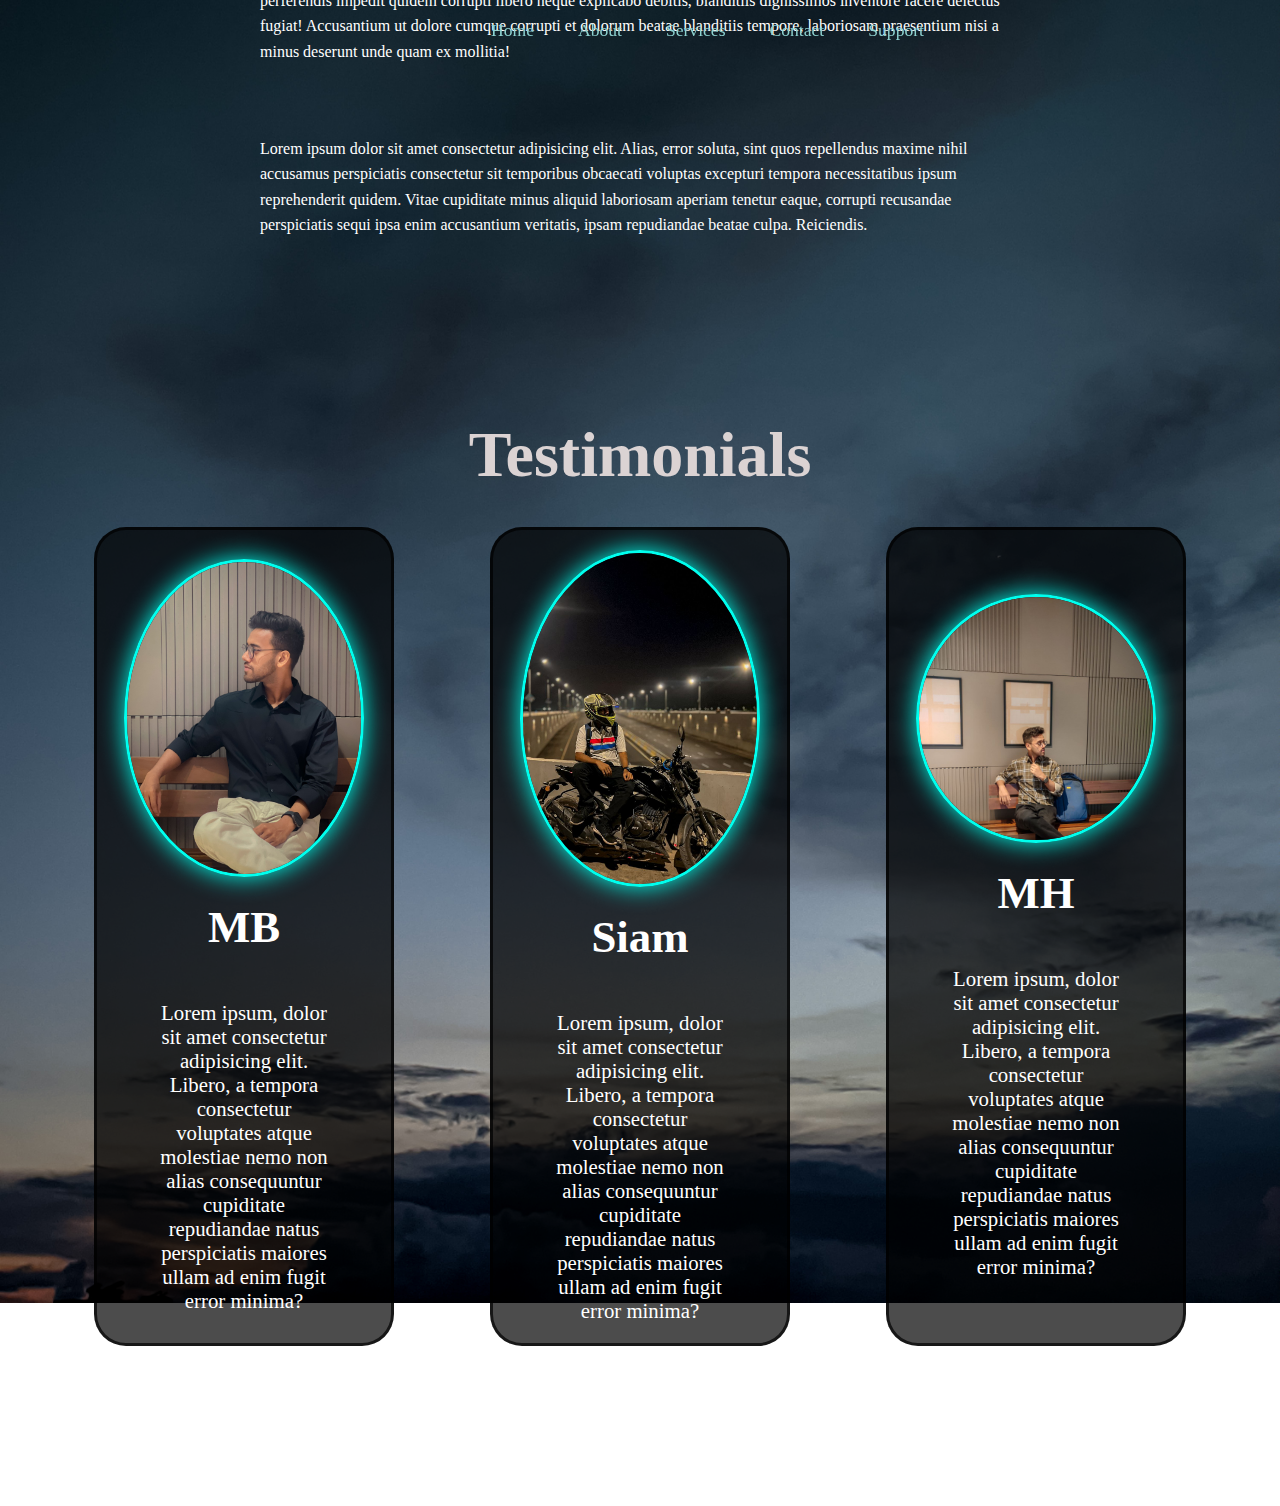
<file: Assignment-1/index.html>
<html lang="en">
<head>
    <meta charset="UTF-8">
    <meta name="viewport" content="width=device-width, initial-scale=1.0">
    <title>1st Assignment</title>
    <link rel="stylesheet" href="style.css">
</head>
<body>
    <header>
        <nav class="navbar">
            <a href="#">Home</a>
            <a href="about.html">About</a>
            <a href="Services.html">Services</a>
            <a href="Contact.html">Contact</a>
            <a href="Support.html">Support</a>
        </nav>
    </header>
    <div class="container">
        <div class="photo-gallery">
            <div class="photo"><img src="Test1.jpg" alt="Photo 1"></div>
            <div class="photo"><img src="Test2.jpg" alt="Photo 2"></div>
            <div class="photo"><img src="Masum-2.jpg" alt="Photo 3"></div>
            <div class="photo"><img src="Masum-3.jpg" alt="Photo 4"></div>
            
        </div>

        <div class="paragraph">
            <p>Lorem ipsum, dolor sit amet consectetur adipisicing elit. Adipisci culpa quos sint repellendus amet saepe autem perferendis impedit quidem corrupti libero neque explicabo debitis, blanditiis dignissimos inventore facere delectus fugiat! Accusantium ut dolore cumque corrupti et dolorum beatae blanditiis tempore, laboriosam praesentium nisi a minus deserunt unde quam ex mollitia!</p>
            <br>
            <br>
            <p>Lorem ipsum dolor sit amet consectetur adipisicing elit. Alias, error soluta, sint quos repellendus maxime nihil accusamus perspiciatis consectetur sit temporibus obcaecati voluptas excepturi tempora necessitatibus ipsum reprehenderit quidem. Vitae cupiditate minus aliquid laboriosam aperiam tenetur eaque, corrupti recusandae perspiciatis sequi ipsa enim accusantium veritatis, ipsam repudiandae beatae culpa. Reiciendis.</p>
        </div>

        <section class="testimonials" id="testimonials">
            <div class="testimonials-box">
                <h2 style="font-size: 4rem;padding-bottom: 3%;">Testimonials</h2>
    
                <div class="wrapper">
                    <div class="testimonials-item">
                        <img src="Test1.jpg" alt="">
                        <h2>MB</h2>
                        <div class="rating">
                            <i class='bx bxs-star' id="star"></i>
                            <i class='bx bxs-star' id="star"></i>
                            <i class='bx bxs-star' id="star"></i>
                            <i class='bx bxs-star' id="star"></i>
                            <i class='bx bxs-star' id="star"></i>
                        </div>
                        <p>Lorem ipsum, dolor sit amet consectetur adipisicing elit. 
                        Libero, a tempora consectetur voluptates atque molestiae nemo 
                        non alias consequuntur cupiditate repudiandae natus perspiciatis 
                        maiores ullam ad enim fugit error minima?</p>
                    </div>
    
                    <div class="testimonials-item">
                        <img src="Masum-1.jpg" alt="">
                        <h2>Siam</h2>
                        <div class="rating">
                            <i class='bx bxs-star' id="star"></i>
                            <i class='bx bxs-star' id="star"></i>
                            <i class='bx bxs-star' id="star"></i>
                            <i class='bx bxs-star' id="star"></i>
                            <i class='bx bxs-star' id="star"></i>
                        </div>
                        <p>Lorem ipsum, dolor sit amet consectetur adipisicing elit. 
                        Libero, a tempora consectetur voluptates atque molestiae nemo 
                        non alias consequuntur cupiditate repudiandae natus perspiciatis 
                        maiores ullam ad enim fugit error minima?</p>
                    </div>
    
                    <div class="testimonials-item">
                        <img src="Masum-2.jpg" alt="">
                        <h2>MH</h2>
                        <div class="rating">
                            <i class='bx bxs-star' id="star"></i>
                            <i class='bx bxs-star' id="star"></i>
                            <i class='bx bxs-star' id="star"></i>
                            <i class='bx bxs-star' id="star"></i>
                            <i class='bx bxs-star' id="star"></i>
                        </div>
                        <p>Lorem ipsum, dolor sit amet consectetur adipisicing elit. 
                        Libero, a tempora consectetur voluptates atque molestiae nemo 
                        non alias consequuntur cupiditate repudiandae natus perspiciatis 
                        maiores ullam ad enim fugit error minima?</p>
                    </div>
                </div>
            </div>
        </section>

    </div>

</body>
</html>
</file>
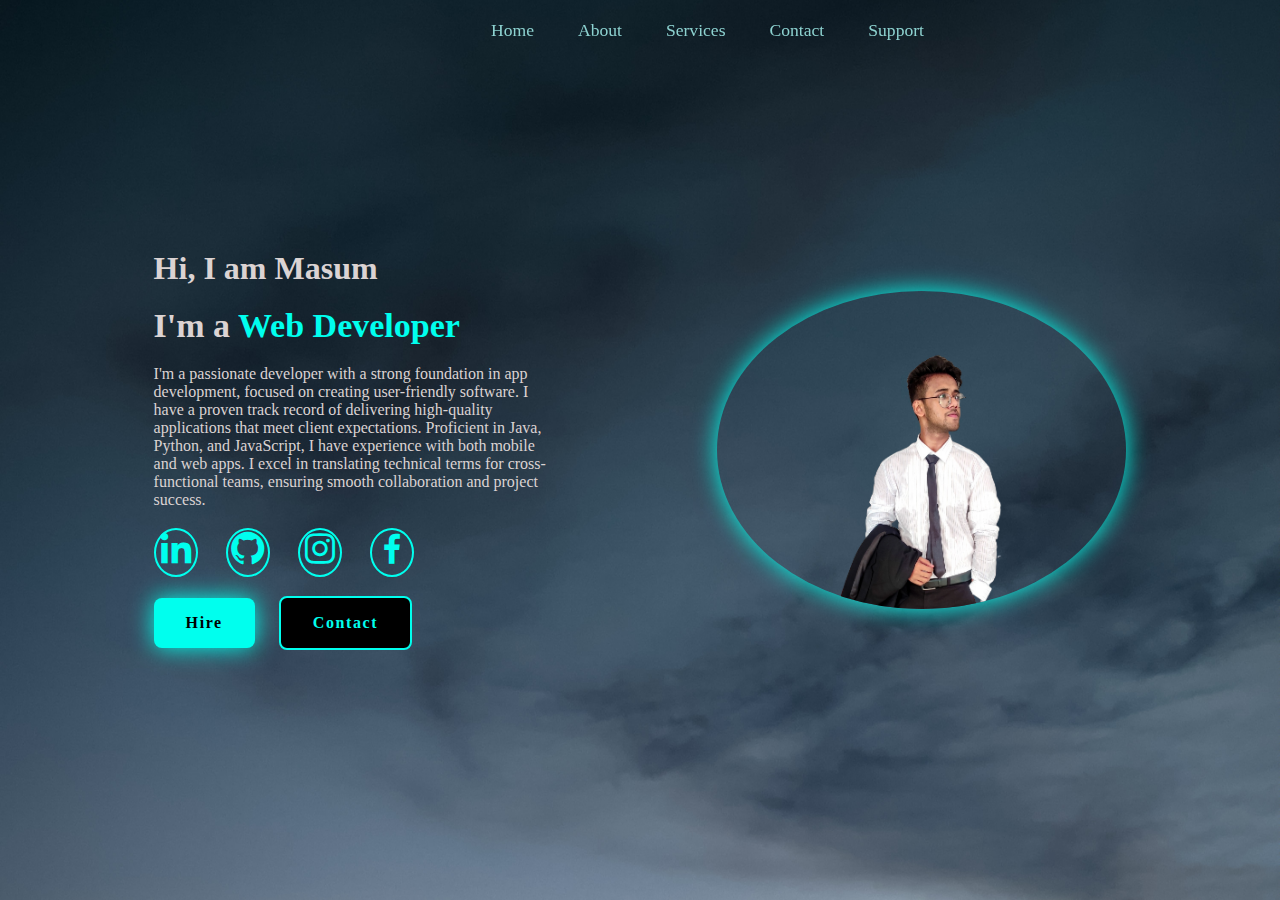
<file: Assignment-1/about.html>
<html lang="en">
<head>
    <meta charset="UTF-8">
    <meta name="viewport" content="width=device-width, initial-scale=1.0">
    <title>About Me</title>
    <link rel="stylesheet" href="style.css">
    <link href='https://unpkg.com/boxicons@2.1.4/css/boxicons.min.css' rel='stylesheet'>
</head>
<body>
    <header>
        <nav class="navbar">
            <a href="index.html">Home</a>
            <a href="#">About</a>
            <a href="Services.html">Services</a>
            <a href="Contact.html">Contact</a>
            <a href="Support.html">Support</a>
        </nav>
    </header>

    <section class="home" id="home">
        <div class="home-content">
            <h1>Hi, I am <span>Masum</span></h1>
            <h3 class="text-animation">I'm a <span></span></h3>
            <p>I'm a passionate developer with a strong foundation in app development, focused on creating user-friendly software.
            I have a proven track record of delivering high-quality applications that meet client expectations. 
            Proficient in Java, Python, and JavaScript, I have experience with both mobile and web apps. 
            I excel in translating technical terms for cross-functional teams, ensuring smooth collaboration and project success.</p>

            <div class="social-icons">
                <a href="https://bd.linkedin.com/in/md-masum-billa-604659306"><i class='bx bxl-linkedin'></i></a>
                <a href="https://github.com/Masum0895"><i class='bx bxl-github'></i></a>
                <a href="https://www.instagram.com/sir_sus_picious_/"><i class='bx bxl-instagram'></i></a>
                <a href="https://www.facebook.com/1masum.billa3"><i class='bx bxl-facebook'></i></a>
            </div>

            <div class="btn-group">
                <a href="#" class="btn">Hire</a>
                <a href="#Contact.html" class="btn">Contact</a>
            </div>
        </div>

        <div class="home-img">
            <img src="Masum.png" alt="">
        </div>
        
    </section>

</body>
</html>
</file>
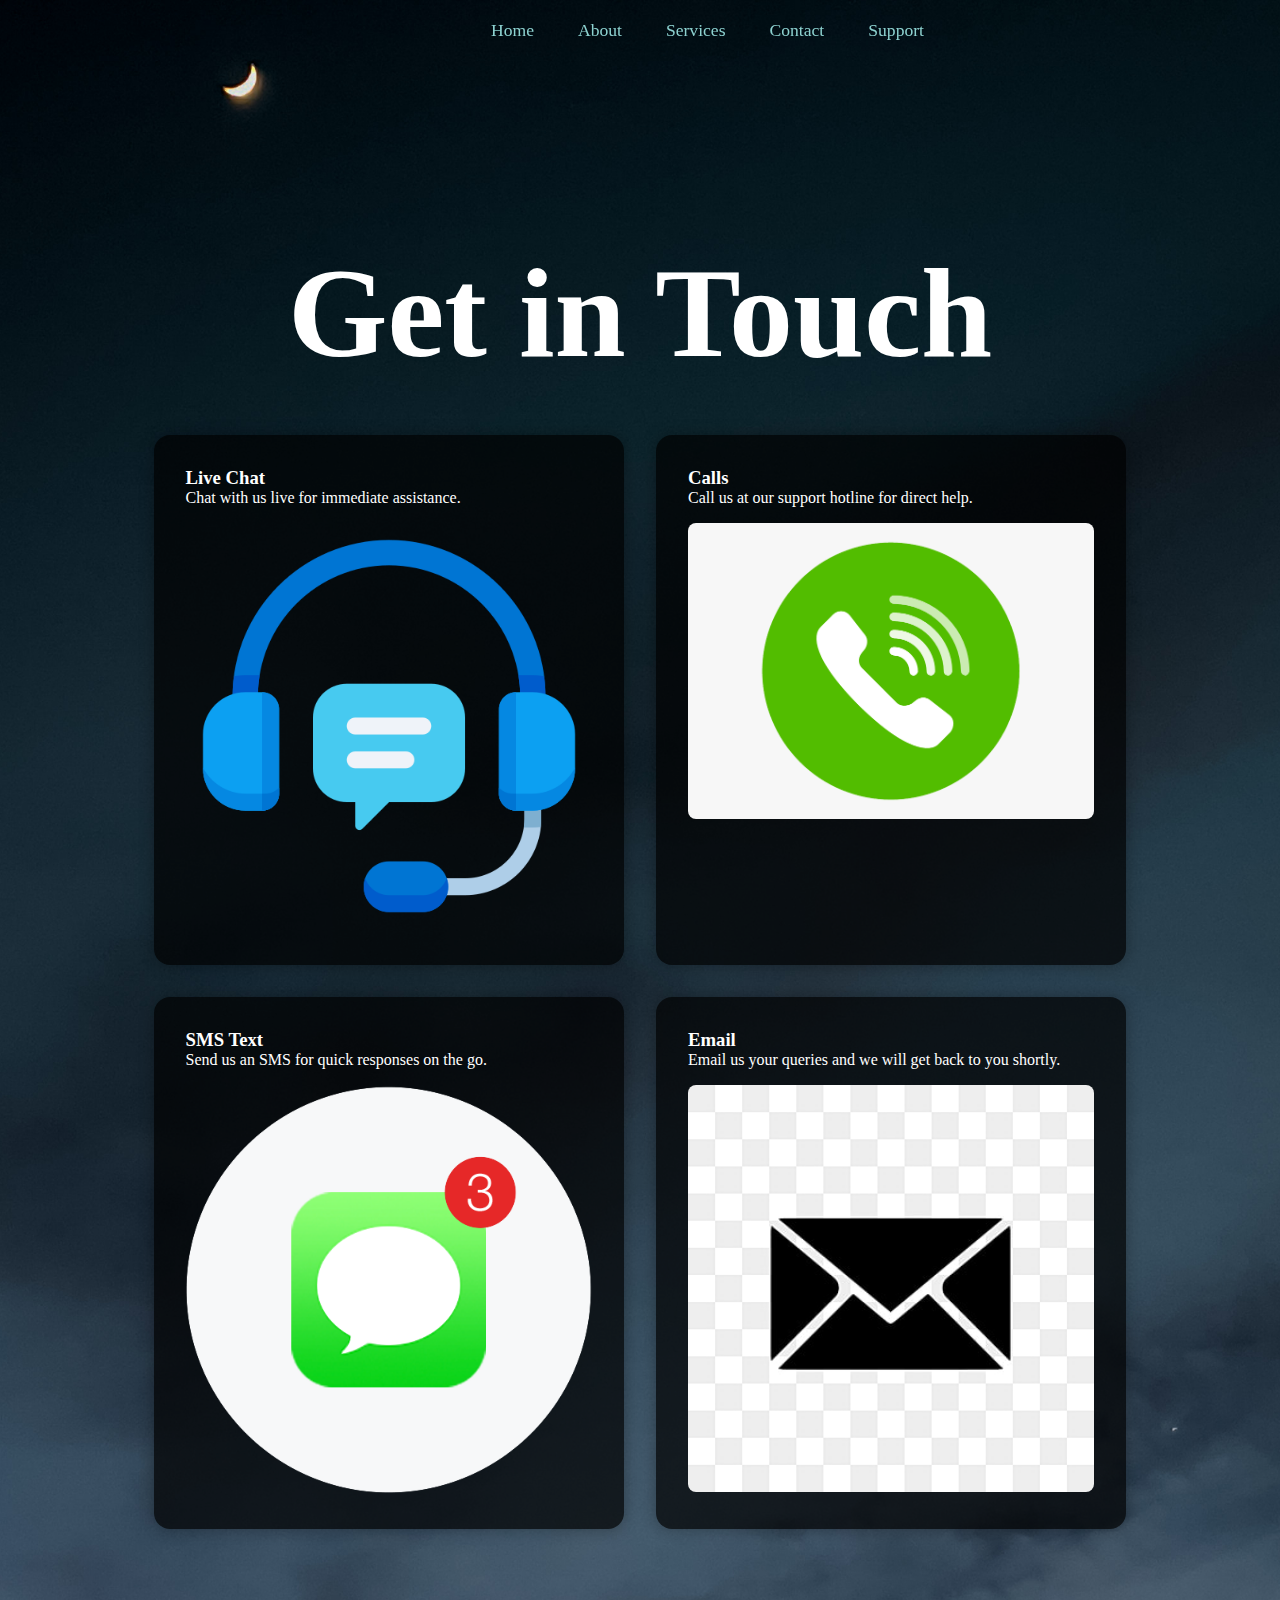
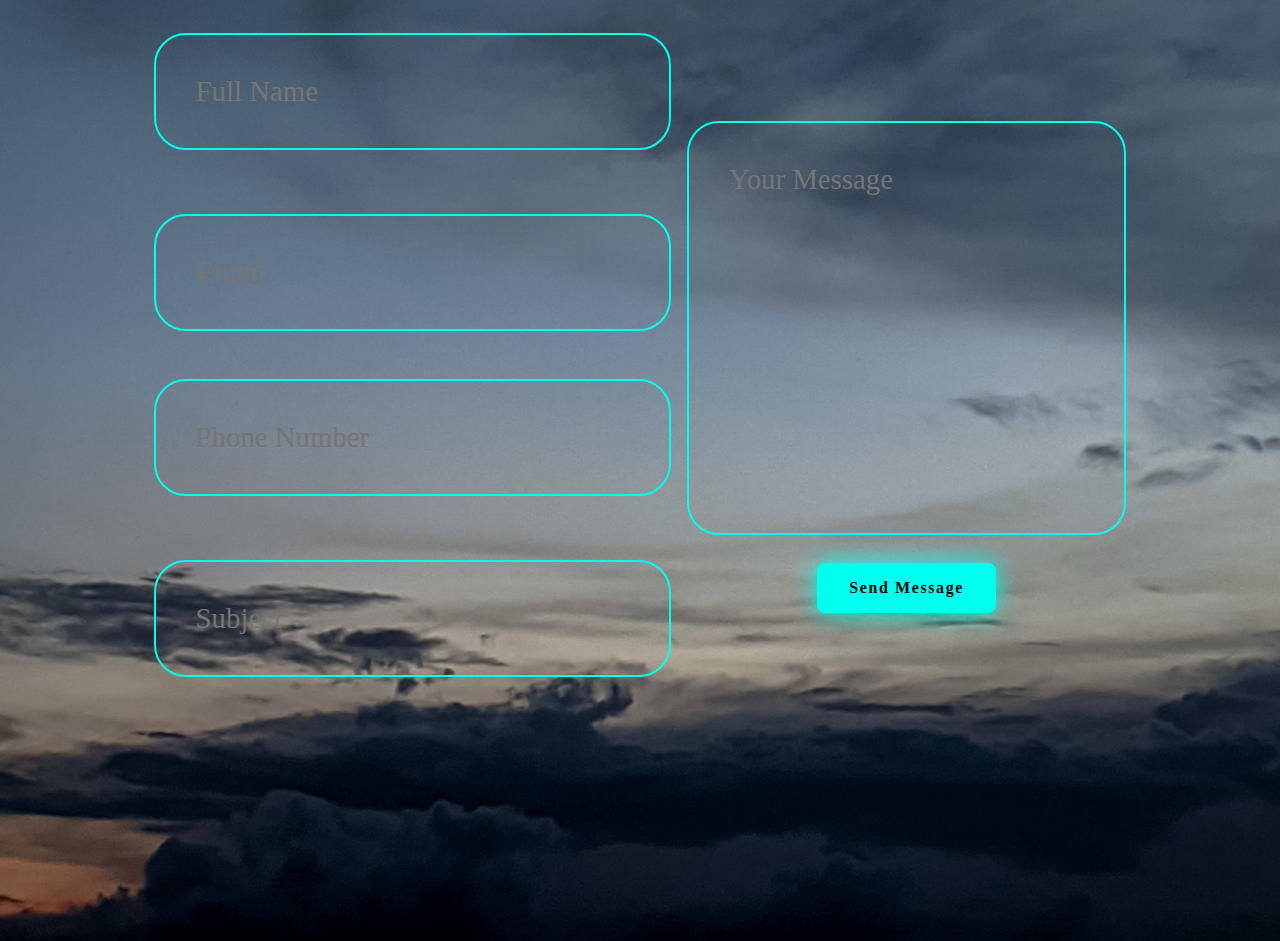
<file: Assignment-1/Contact.html>
<!DOCTYPE html>
<html lang="en">
<head>
    <meta charset="UTF-8">
    <meta name="viewport" content="width=device-width, initial-scale=1.0">
    <title>Contact Page</title>
    <link rel="stylesheet" href="style.css">
</head>
<body>
    <header>
        <nav class="navbar">
            <a href="index.html">Home</a>
            <a href="about.html">About</a>
            <a href="Services.html">Services</a>
            <a href="#">Contact</a>
            <a href="Support.html">Support</a>
        </nav>
    </header>

    <section class="contact" id="contact">
        <h2 class="heading">Get in <span>Touch</span></h2>
        
        <div class="contact-methods">
            <div class="contact-box">
                <h3>Live Chat</h3>
                <p>Chat with us live for immediate assistance.</p>
                <img src="LiveChat.png" alt="Live Chat">
            </div>
            <div class="contact-box">
                <h3>Calls</h3>
                <p>Call us at our support hotline for direct help.</p>
                <img src="Calls.png" alt="Calls">
            </div>
            <div class="contact-box">
                <h3>SMS Text</h3>
                <p>Send us an SMS for quick responses on the go.</p>
                <img src="SMS.png" alt="SMS Text">
            </div>
            <div class="contact-box">
                <h3>Email</h3>
                <p>Email us your queries and we will get back to you shortly.</p>
                <img src="Email.jpg" alt="Email">
            </div>
        </div>

        <form action="">
            <div class="input-group">
                <div class="input-box">
                    <input type="text" placeholder="Full Name">
                    <input type="email" placeholder="Email">
                </div>
                <div class="input-box">
                    <input type="number" placeholder="Phone Number">
                    <input type="text" placeholder="Subject">
                </div>
            </div>
            <div class="input-group-2">
                <textarea name="" id="" cols="30" rows="10" placeholder="Your Message"></textarea>
                <input type="submit" value="Send Message" class="btn">
            </div>
        </form>
    </section>

</body>
</html>
</file>
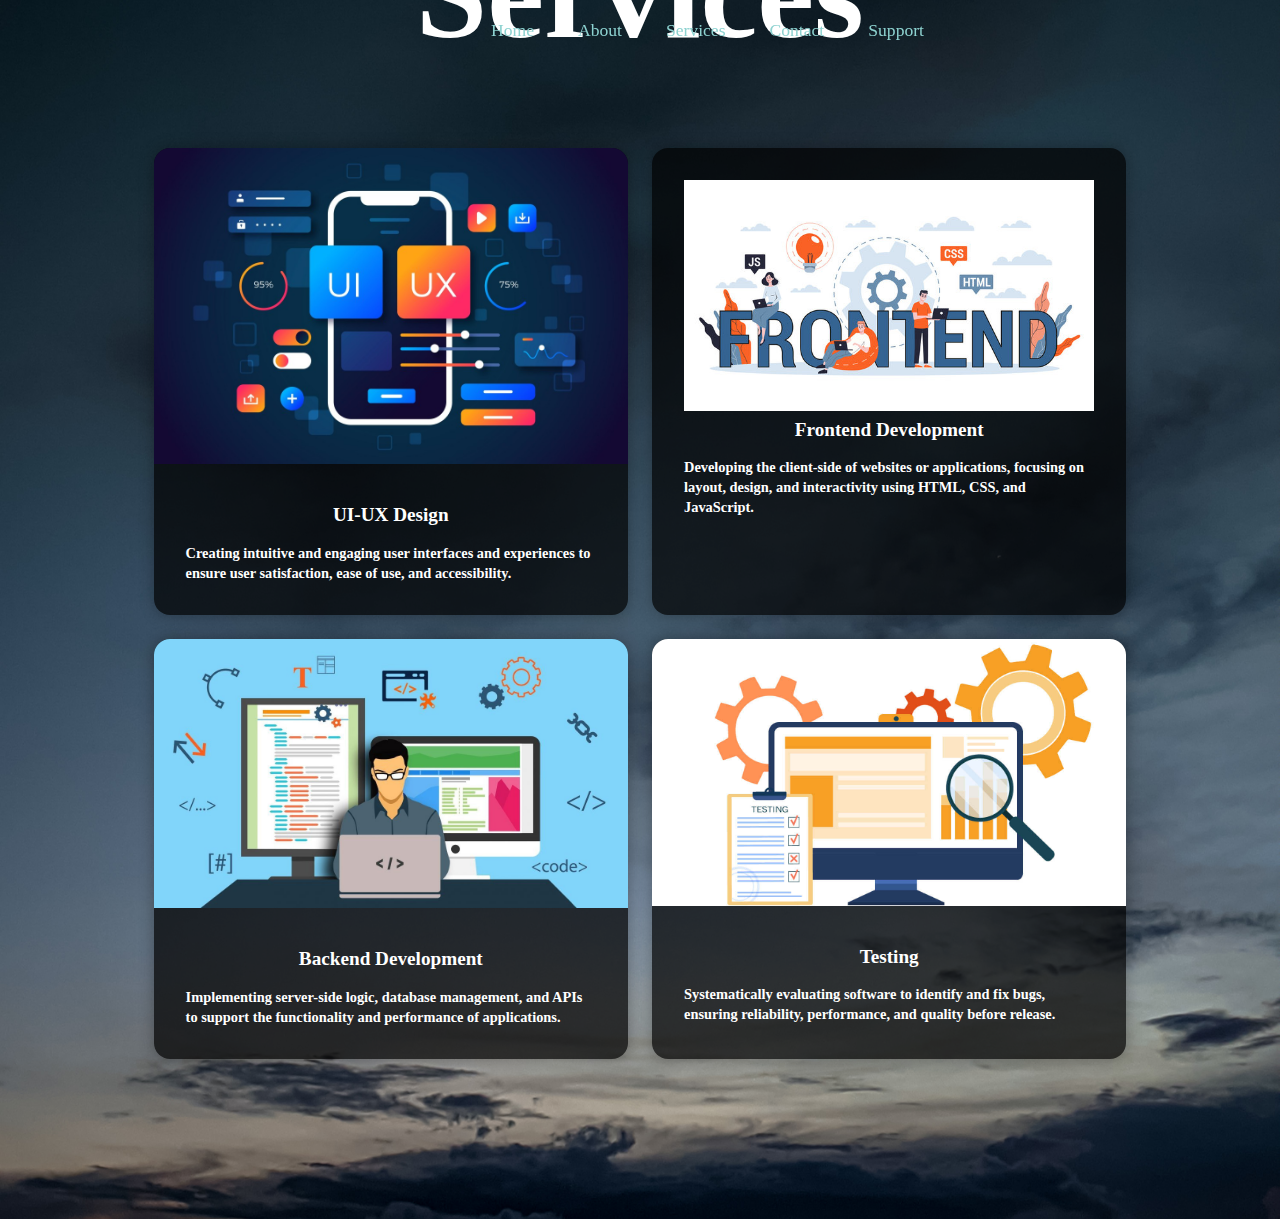
<file: Assignment-1/Services.html>
<html lang="en">
<head>
    <meta charset="UTF-8">
    <meta name="viewport" content="width=device-width, initial-scale=1.0">
    <title>Services Page</title>
    <link rel="stylesheet" href="style.css">
   
</head>
<body>
    <header>
        <nav class="navbar">
            <a href="index.html">Home</a>
            <a href="about.html">About</a>
            <a href="#">Services</a>
            <a href="Contact.html">Contact</a>
            <a href="Support.html">Support</a>
        </nav>
    </header>

    <body>
        <section class="services" id="services">
            <h2 class="heading">Services</h2>
    
            <div class="services-container">
                <div class="service-box">
                    <img src="UI.jpg" alt="UI-UX Design">
                    <div class="service-info">
                        <h4>UI-UX Design</h4>
                        <p>Creating intuitive and engaging user interfaces and experiences to ensure user satisfaction, ease of use, and accessibility.</p>
                    </div>
                </div>
    
                <div class="service-box">
                    <div class="service-info">
                        <img src="Front.jpg" alt="Frontend Development">
                        <h4>Frontend Development</h4>
                        <p>Developing the client-side of websites or applications, focusing on layout, design, and interactivity using HTML, CSS, and JavaScript.</p>
                    </div>
                </div>
    
                <div class="service-box">
                    <img src="Back.jpg" alt="Backend Development">
                    <div class="service-info">
                        <h4>Backend Development</h4>
                        <p>Implementing server-side logic, database management, and APIs to support the functionality and performance of applications.</p>
                    </div>
                </div>
    
                <div class="service-box">
                    <img src="testing.jpg" alt="Testing">
                    <div class="service-info">
                        <h4>Testing</h4>
                        <p>Systematically evaluating software to identify and fix bugs, ensuring reliability, performance, and quality before release.</p>
                    </div>
                </div>
            </div>
        </section>

    </body>
</body>
</html>
</file>
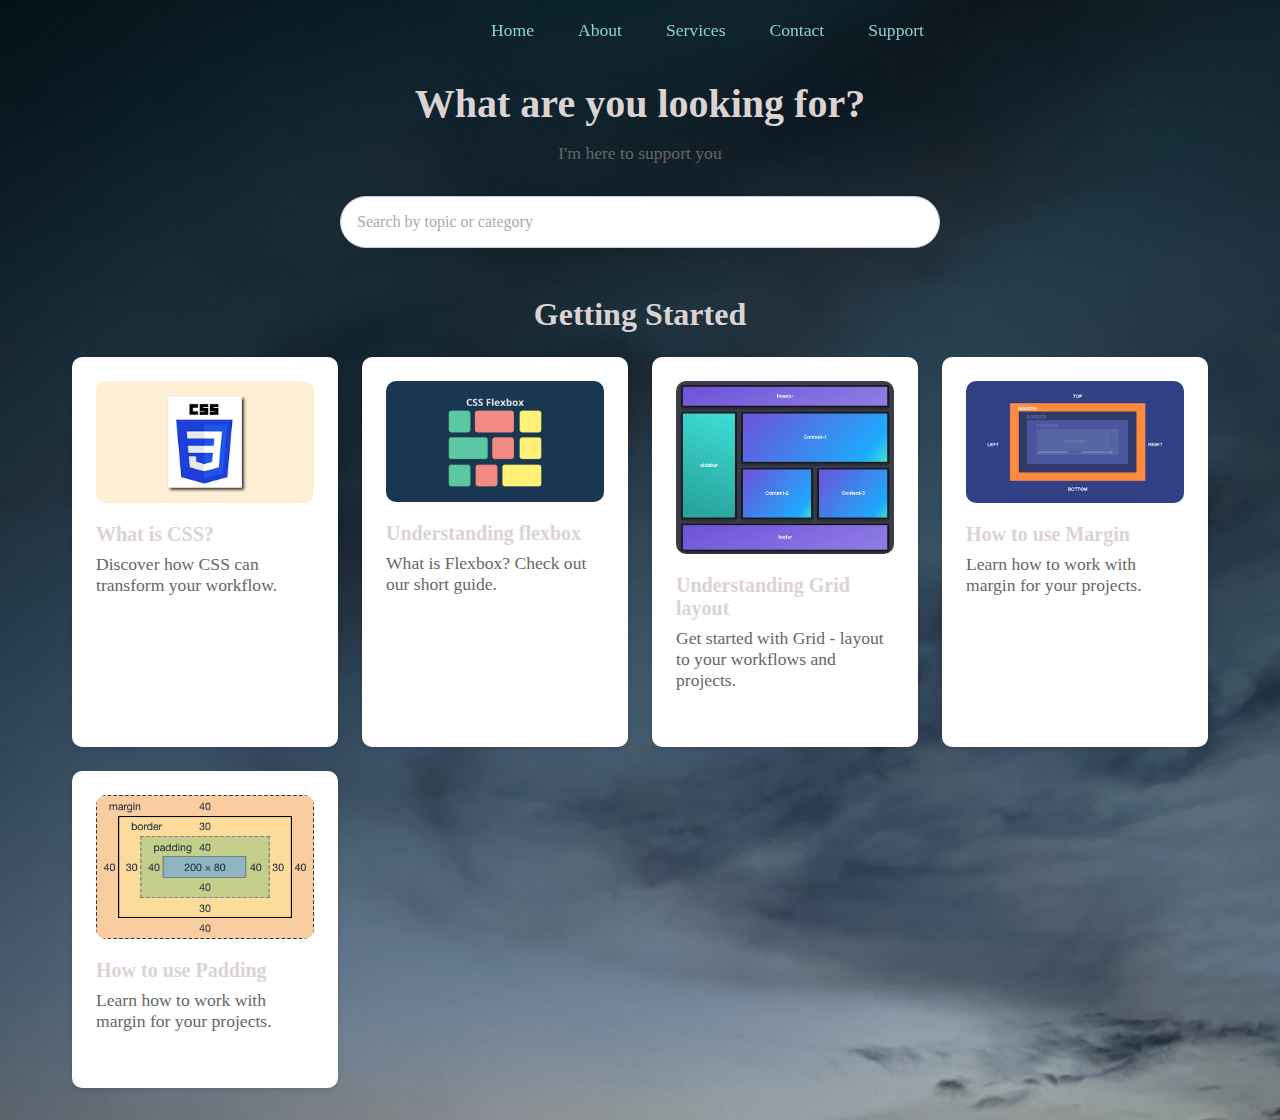
<file: Assignment-1/Support.html>
<!DOCTYPE html>
<html lang="en">
<head>
    <meta charset="UTF-8">
    <meta name="viewport" content="width=device-width, initial-scale=1.0">
    <title>Support Page</title>
    <link rel="stylesheet" href="style.css">
</head>
<body>
    <header>
        <nav class="navbar">
            <a href="index.html">Home</a>
            <a href="about.html">About</a>
            <a href="Services.html">Services</a>
            <a href="Contact.html">Contact</a>
            <a href="#">Support</a>
        </nav>
    </header>

    <section class="support">
        <h1>What are you looking for?</h1>
        <p>I'm here to support you</p>
        <div class="search-bar">
            <input type="text" placeholder="Search by topic or category">
        </div>

        <h2>Getting Started</h2>
        <div class="support-cards">
            <div class="support-card">
                <img src="CSS.png" alt="What is CSS?">
                <h3>What is CSS?</h3>
                <p>Discover how CSS can transform your workflow.</p>
            </div>
            <div class="support-card">
                <img src="flexbox.png" alt="Understanding flexbox">
                <h3>Understanding flexbox</h3>
                <p>What is Flexbox? Check out our short guide.</p>
            </div>
            <div class="support-card">
                <img src="grid.png" alt="Understanding grid">
                <h3>Understanding Grid layout</h3>
                <p>Get started with Grid - layout to your workflows and projects.</p>
            </div>
            <div class="support-card">
                <img src="margin.png" alt="How to use margin">
                <h3>How to use Margin</h3>
                <p>Learn how to work with margin for your projects.</p>
            </div>
            <div class="support-card">
                <img src="Padding.png" alt="Padding">
                <h3>How to use Padding</h3>
                <p>Learn how to work with margin for your projects.</p>
            </div>
        </div>
    </section>

</body>
</html>
</file>
<file: Assignment-1/style.css>
@import url('https://fonts.googleapis.com/css2?family=Lora:ital,wght@1,400..700&display=swap');
/* font-family: "Lora", serif; */

*{
    margin: 0;
    padding: 0;
    box-sizing: border-box;
    font-family:'poppins','roboto','sans-serif';
}

:root{
    /* --bg-color: #080808;
    --second-bg-color: #131313; */
    --text-color: white;
    --main-color: #00ffee;
}

body{
    display:flex;
    justify-content: center;
    align-items: center;
    color:rgb(219, 211, 211);
    min-height: 100vh;
    background: url("c.jpg") no-repeat;
    background-size:cover;
    background-position: center;
}

.container {
    display: flex;
    flex-direction: column; 
    align-items: center;
    margin-top: 10%;
}

header{
    display:flex;
    flex-direction: row-reverse;   
    position: fixed;
    top: 0;
    right: 20%;
    width: 100%;
    padding: 20px 100px;
    display: flex;
    justify-content: space-between;
    align-items: center;
    z-index: 99;
}

.navbar a {
    position:relative;
    font-size:1.1em;
    color:rgb(141, 210, 208);
    text-decoration:none;
    font-weight:500;
    margin-left:40px;
}

.navbar a::after {
    content: '';
    position:absolute;
    left:0;
    bottom: -6px;
    width:100%;
    height: 3px;
    background: #fd0202;
    border-radius: 5px;
    transform-origin: right;
    transform: scaleX(0);
    transition: transform .5s;
}

.navbar a:hover::after{
    transform-origin: left;
    transform: scaleX(1);
}

section{
    min-height: 100vh;
    padding:10rem 12% 10rem;
}

.photo-gallery {
    display: flex;
    justify-content: space-around;
    flex-wrap: wrap;
    margin-bottom: 20px;
}

.photo {
    width: 22%; 
    margin: 10px; 
}

/* Styling for images */
.photo img {
    width: 100%;
    height: 400px; 
    border-radius: 10%;
    border: 3px solid var(--main-color);
    box-shadow: 0 0 25px var(--main-color);
    cursor: pointer;
    transition: 0.4s ease-in-out;
}

.photo img:hover {
    transform: scale(1.05);
}

.paragraph {
    margin: 0 auto;
    max-width: 800px;
    padding: 0 20px;
    line-height: 1.6;
    color: white;
}

.paragraph p {
    margin-bottom: 20px;
}

#testimonials .testimonials-box{
    background-size: cover;
    display: flex;
    align-items: center;
    flex-direction: column;
}

#testimonials .testimonials .heading{
    margin-bottom: 5rem;
}

#testimonials .testimonials-box img{
    width: 15rem;
    border-radius: 70%;
    border: 3px solid var(--main-color);
    box-shadow: 0 0 25px var(--main-color);
}

#testimonials .wrapper{
    display: grid;
    grid-template-columns: repeat(3,1fr);
    gap:2rem;
}

#testimonials .testimonials-item{
    min-height: 100px;
    min-width: 300px;
    background: rgba(0, 0, 0, 0.7);
    border: 3px solid rgba(0, 0, 0, 0.7);
    border-radius: 2rem;
    margin: 0 2rem;
    padding: 20px 60px;
    cursor: pointer;
    display: flex;
    flex-direction: column;
    align-items: center;
    justify-content: center;
    text-align: center;
    gap:1.5rem;
    color:white;
    transition: 0.4s ease-in-out;
}

#testimonials .testimonials-item:hover{
    border: 3px solid var(--main-color);
    transform: translateY(-10px)scale(1.03);
    box-shadow: 0 0 50px var(--main-color);
}

#testimonials .testimonials-item h2{
    font-size: 2.8rem;
}

#testimonials .testimonials-item p{
    font-size: 1.3rem;
}

#testimonials #star{
    color:gold;
    font-size: 2rem;
}

/* About Me page */

.home{
    display: flex;
    align-items: center;
    justify-content: center;
    gap: 10rem;
}

.home-content{
    display:flex;
    flex-direction: column;
    align-items: baseline;
    text-align: left;
    justify-content: center;
    gap: 20px;
}

.home-img{
    border-radius: 50%;
}

.home-img img{
    position: relative;
    width:32vw;
    border-radius: 50%;
    box-shadow: 0 0 25px var(--main-color);
    cursor: pointer;
    transition: 0.4s ease-in-out;
}

.social-icons a{
    display: inline-flexbox;
    justify-content: center;
    align-items: center;
    width: 4.5rem;
    height: 4.5rem;
    background: transparent; 
    border: 2px solid var(--main-color);
    font-size: 2.5rem;
    border-radius: 50%;
    color: var(--main-color); 
    margin: 3rem 1.5rem 3rem 0;
    transition: 0.3s ease-in-out;
}

.social-icons a:hover{
    color: var(--text-color);
    transform: scale(1.3) translateY(-5px);
    box-shadow: 0 0 25px var(--main-color);
    background-color: var(--main-color);
}

.btn{
    display: inline-block;
    padding: 1rem 2.8rem;
    background: var(--main-color);
    box-shadow: 0 0 25px var(--main-color);
    border-radius: 4rem;
    font-size: 1.6rem;
    color: black;
    border: 2px solid transparent;
    letter-spacing: 0.1rem;
    font-weight: 600;
    transition: 0.3s ease-in-out;
    cursor: pointer;
    text-decoration: none;
}

.btn:hover{
    transform: scale(1.05);
    box-shadow: 0 0 50px var(--main-color);
}

.btn-group{
    display: flex;
    align-items: center;
    gap: 1.5rem;
}

.btn-group a:nth-of-type(2){
    background-color: black;
    color: var(--main-color);
    border: 2px solid var(--main-color);
    box-shadow: 0 0 25px transparent;
}

.btn-group a:nth-of-type(2):hover{
    background-color: var(--main-color);
    color: black;
    box-shadow: 0 0 25px var(--main-color);
}

.text-animation{
    font-size: 34px;
    font-weight: 600;
    min-width: 280px;
}

.text-animation span{
    position: relative;
}

.text-animation span::before{
    content: "Web Developer";
    color: var(--main-color);
    animation: words 20s infinite;
}

.text-animation span::after{
    content: "";
    background-color: var(--bg-color);
    position: absolute;
    width: calc(100% + 8px);
    height: 100%;
    border-left: 3px solid var(--bg-color);
    right: -8px;
    animation: cursor 0.6s infinite, typing 20s steps(14) infinite;
}

@keyframes cursor{
   to{
    border-left: 2px solid var(--main-color);
   } 
}

@keyframes words{
    0%,
    20%{
        content: "Frontend Designer";
    }
    21%,
    40%{
        content: "Web Designer";
    }
    41%,
    60%{
        content: "UI/UX Designer"
    }
    61%,
    80%{
        content: "Web Developer"
    }
    81%,
    100%{
        content: "ML Enthusiasist"
    }
}

@keyframes typing{
    10%,
    15%,
    30%,
    35%,
    50%,
    55%,
    70%,
    75%,
    90%,
    95%{
        width:0%;
    }
    5%,
    20%,
    25%,
    40%,
    45%,
    60%,
    65%,
    80%,
    85%{
      width: calc(100% + 8px);  
    }
}

.heading{
    font-size: 8rem;
    text-align: center;
    margin: 5rem 0;
}


/* Contact page CSS */

.contact{
    background-color: var(--bg-color);
}

.contact-methods {
    display: grid;
    grid-template-columns: repeat(2, 1fr);
    gap: 2rem;
    margin-bottom: 4rem;
}

.contact-box {
    background-color: rgba(0, 0, 0, 0.7);
    color: var(--text-color);
    padding: 2rem;
    border-radius: 1rem;
    box-shadow: 0 0 15px rgba(0, 0, 0, 0.3);
    transition: transform 0.3s ease, box-shadow 0.3s ease;
}

.contact-box:hover {
    background-color: var(--main-color);
    transform: scale(1.05);
    box-shadow: 0 0 25px rgba(0, 0, 0, 0.5);
}

.contact-box img {
    width: 100%;
    height: auto;
    margin-top: 1rem;
    border-radius: 0.5rem;
}

.contact h2{
    margin-bottom: 3rem;
    color: white;
}
.contact form{
    display: flex;
    align-items: center;
    justify-content: center;
    gap: 1rem;
    margin: 5rem auto;
    text-align: center;
}

.contact form .input-box{
    display: flex;
    justify-content: center;
    flex-wrap: wrap;
    gap: 1rem;
}

.contact form .input-box input,
.contact form textarea{
    width: 100%;
    padding: 2.5rem;
    font-size: 1.8rem;
    color: var(--text-color);
    background: var(--bg-color);
    border-radius: 2rem;
    border: 2px solid var(--main-color);
    margin: 1.5rem 0;
    resize: none;
}

.btn {
    padding: 1rem 2rem;
    background-color: var(--main-color);
    border: none;
    border-radius: 0.5rem;
    color: black;
    font-size: 1rem;
    cursor: pointer;
    transition: background-color 0.3s ease;
}

.btn:hover {
    background-color: #00cccc;
}


/* Service Page CSS */

.services h2{
    color: white;
}

.services-container{
    display: grid;
    grid-template-columns: repeat(2,1fr);
    gap: 1.5rem;
}

.service-box{
    background-color: rgba(0, 0, 0, 0.7);
    color: var(--text-color);
    border-radius: 1rem;
    overflow: hidden;
    box-shadow: 0 0 15px rgba(0, 0, 0, 0.3);
    transition: transform 0.3s ease, box-shadow 0.3s ease;
}

.service-box:hover{
    background: aqua;
    color: grey;
    border: 5px solid var(--main-color);
    transform: scale(1.03);
    box-shadow: 0 0 25px rgba(0, 0, 0, 0.5);
}

.service-box img {
    width: 100%;
    height: auto;
}


.service-box .service-info{
    display: flex;
    flex-direction: column;
    text-align: left;
    max-height: 200px;
    justify-content: left;
    align-items: center;
    padding: 2rem 2rem;
}

.service-info h4{
    font-size: 1.2rem;
    font-weight: 800;
    line-height: 2;
    margin-bottom: 0.5rem;
}

.service-info p{
    font-size: 0.9rem;
    font-weight: 600;
    line-height: 1.4;
}

.service-info {
    padding: 1.5rem;
}

@media (max-width: 768px) {
    .service-info h4 {
        font-size: 1rem;
    }
    .service-info p {
        font-size: 0.8rem;
    }
    section {
        padding: 4rem 1rem;
    }
    .navbar a {
        margin-left: 20px;
    }
}

/* Support page */

.support {
    max-width: 1200px;
    padding: 2rem;
    text-align: center;
}

.support h1 {
    font-size: 2.5rem;
    font-weight: 700;
    margin-top: 3rem;
    margin-bottom: 1rem;
}

.support p {
    font-size: 1.1rem;
    color: #666;
    margin-bottom: 2rem;
}

.search-bar {
    position: relative;
    max-width: 600px;
    margin: 0 auto 3rem auto;
}

.search-bar input {
    width: 100%;
    padding: 1rem;
    border: 1px solid #ccc;
    border-radius: 50px;
    font-size: 1rem;
    outline: none;
}

.search-bar input::placeholder {
    color: #aaa;
}

.support h2 {
    font-size: 2rem;
    margin-bottom: 1.5rem;
}

.support-cards {
    display: grid;
    grid-template-columns: repeat(auto-fill, minmax(250px, 1fr));
    gap: 1.5rem;
}

.support-card {
    background-color: #fff;
    border-radius: 10px;
    box-shadow: 0 2px 4px rgba(0,0,0,0.1);
    padding: 1.5rem;
    text-align: left;
    transition: transform 0.3s ease, box-shadow 0.3s ease;
}

.support-card:hover {
    transform: translateY(-5px);
    box-shadow: 0 4px 8px rgba(0,0,0,0.15);
}

.support-card img {
    width: 100%;
    border-radius: 10px;
    margin-bottom: 1rem;
}

.support-card h3 {
    font-size: 1.25rem;
    margin-bottom: 0.5rem;
}

.support-card p {
    color: #666;
}
</file>
